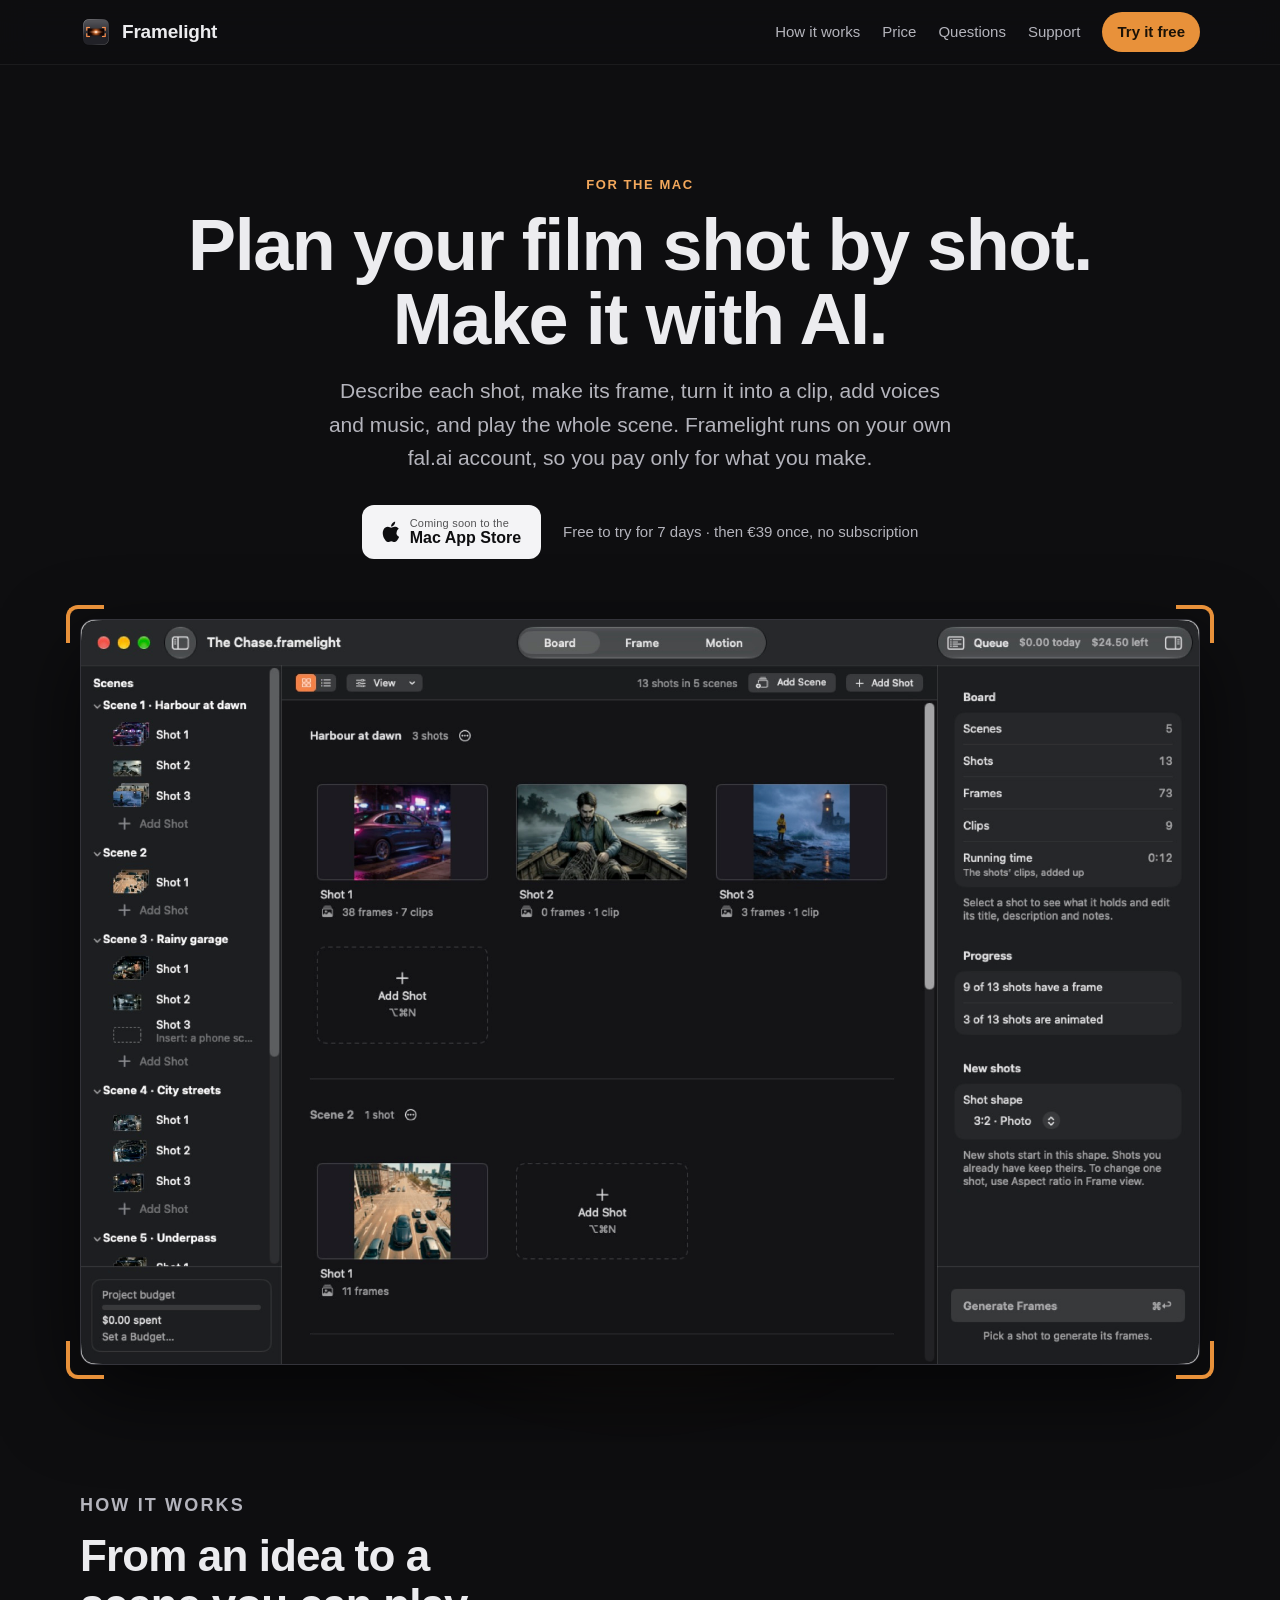
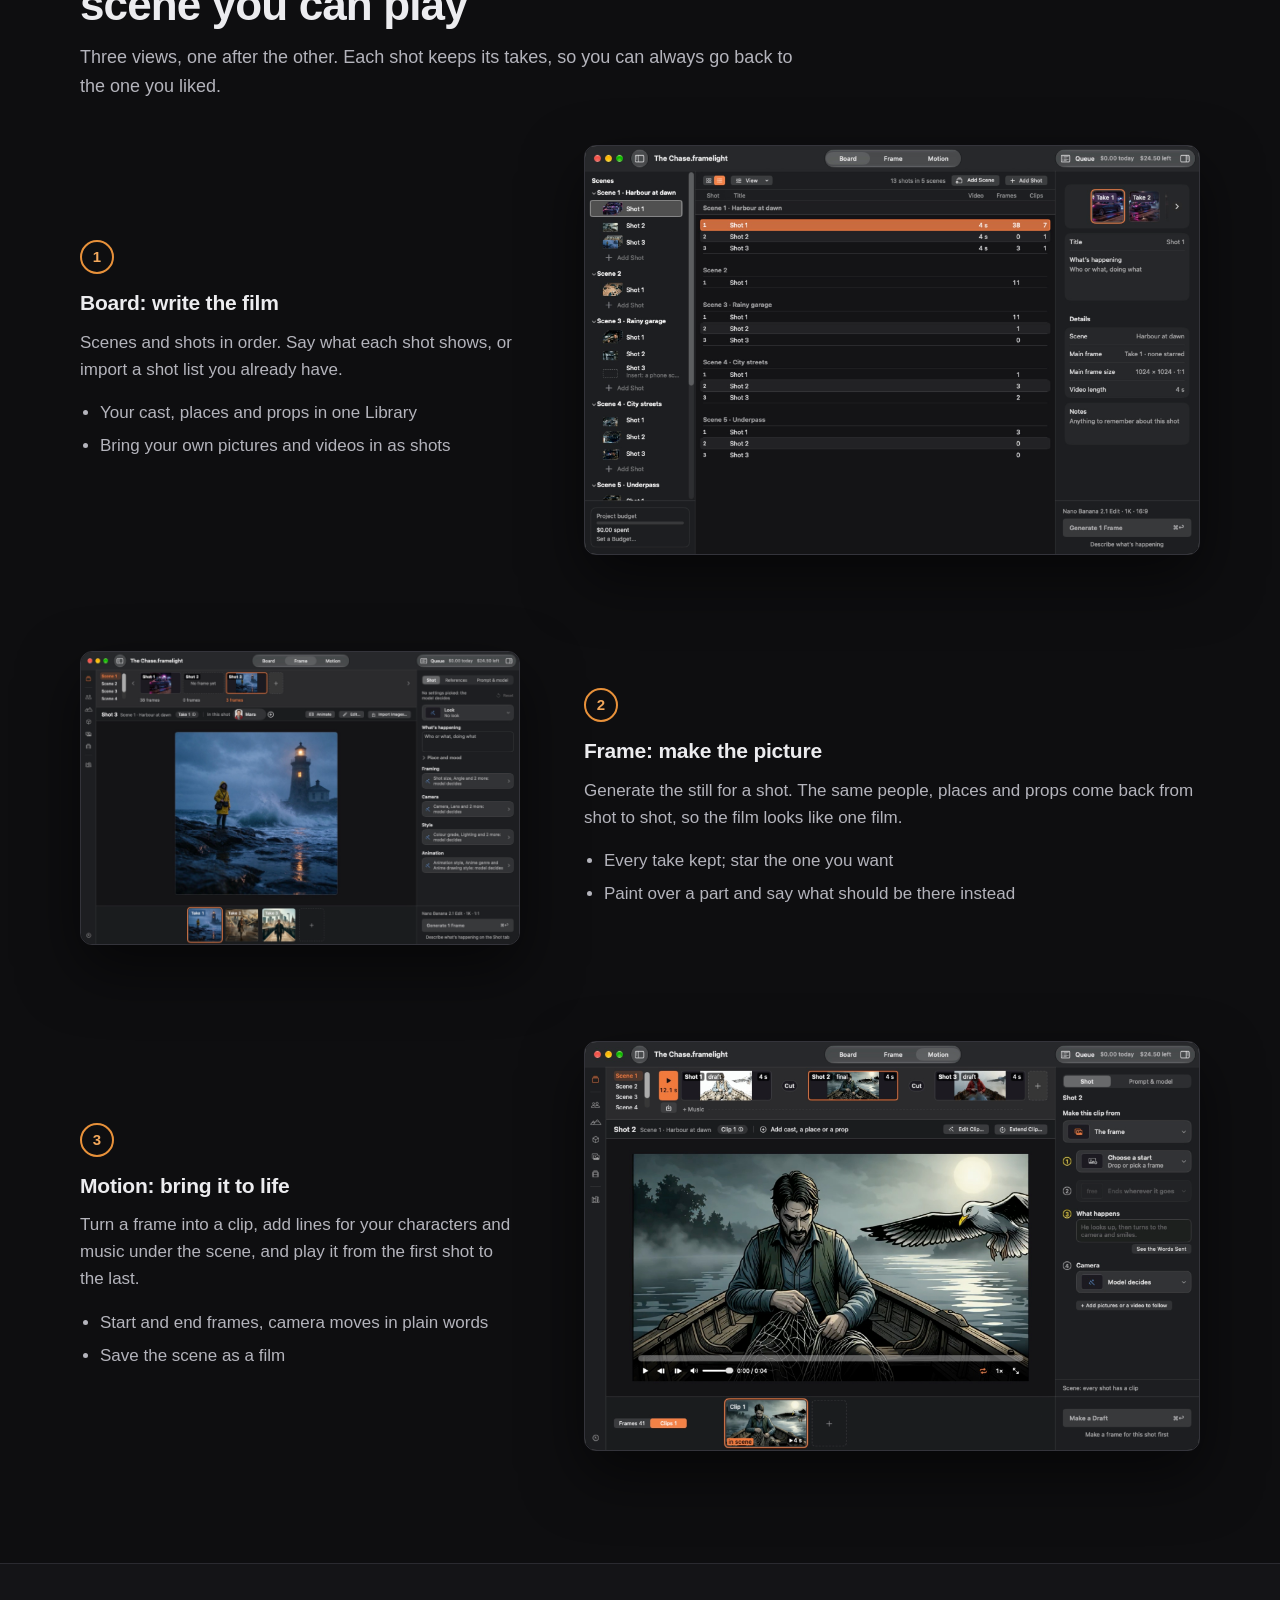
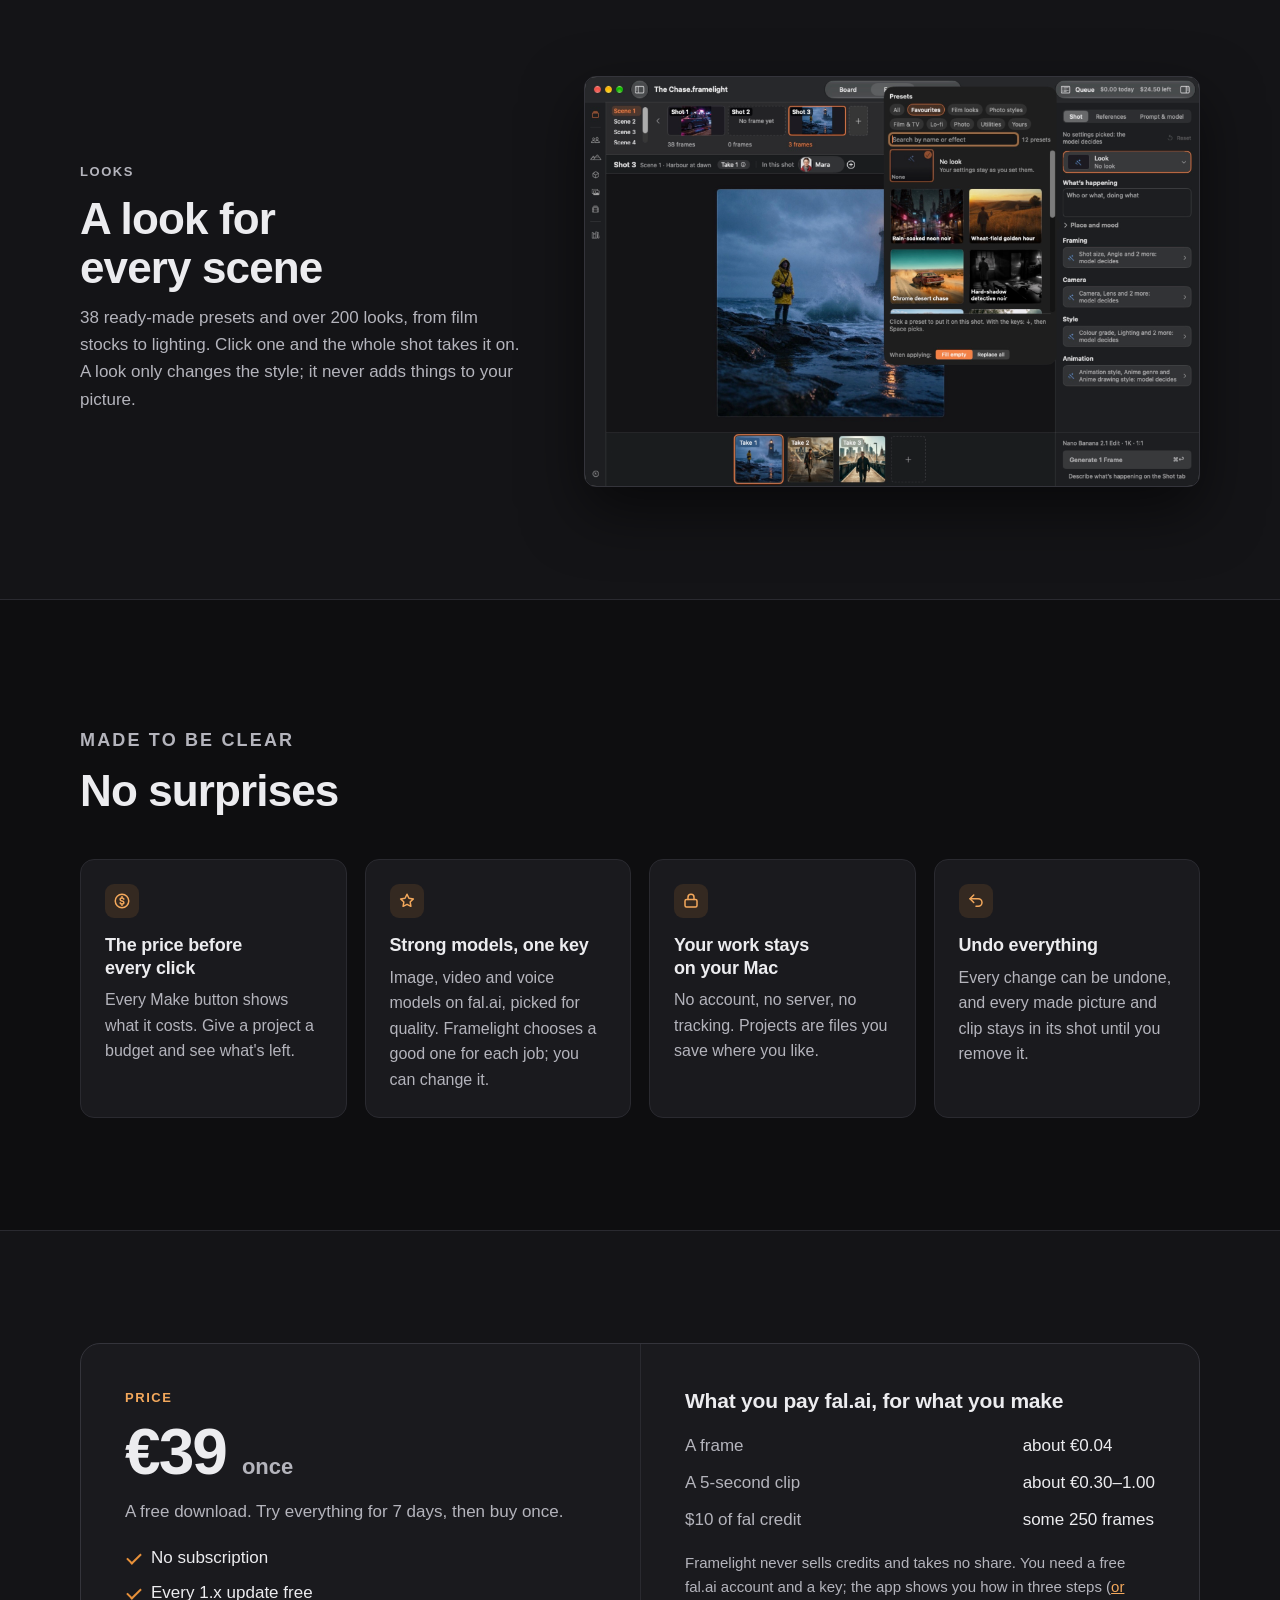
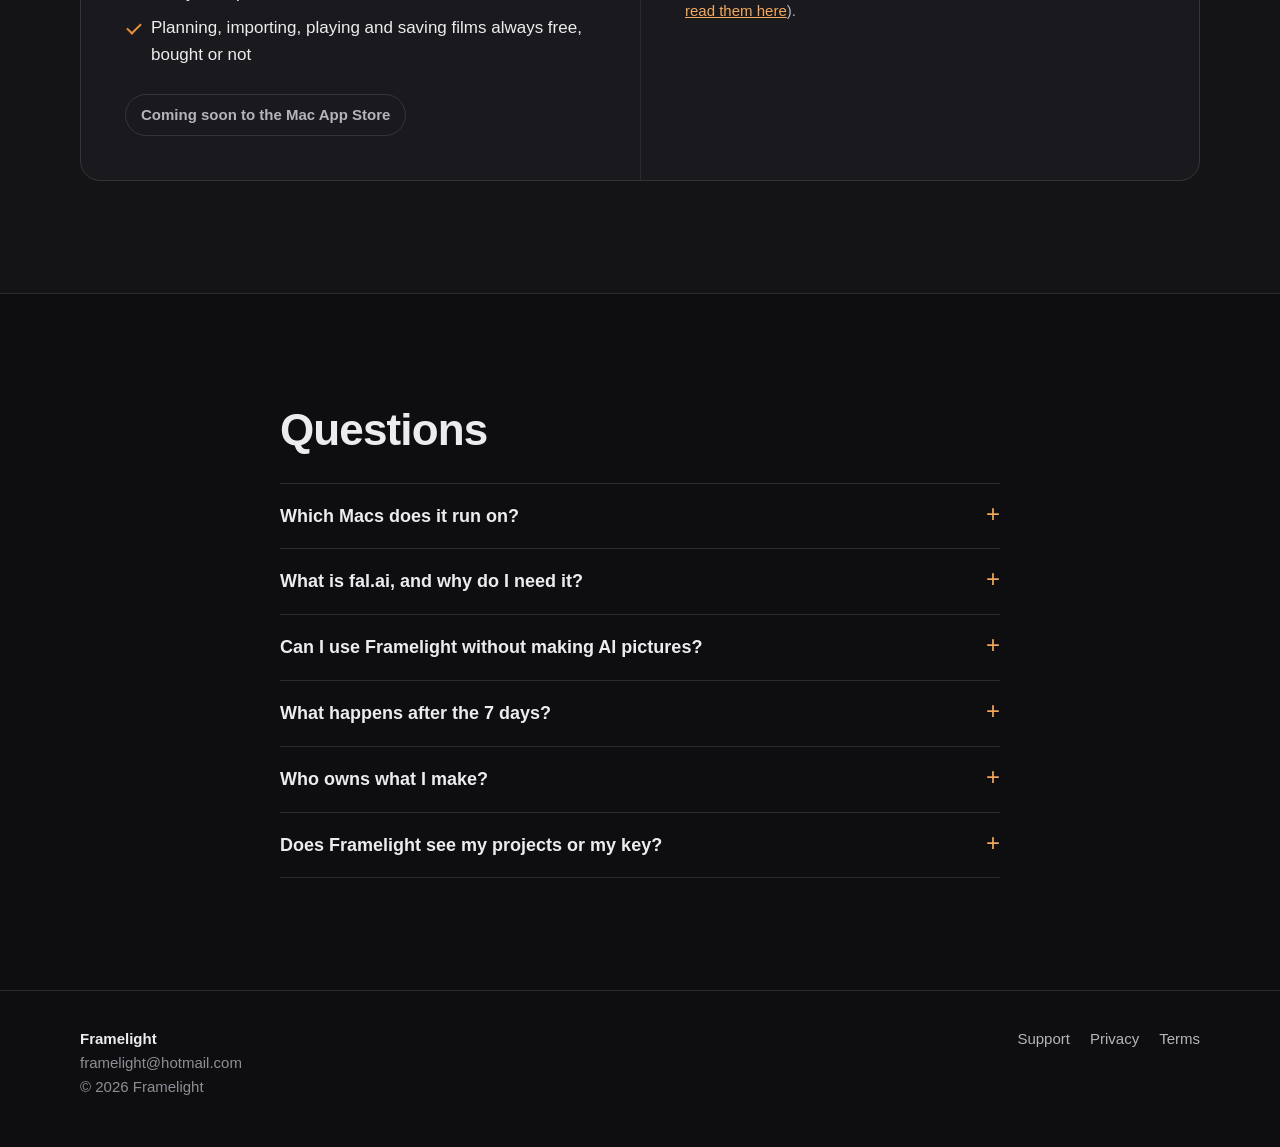
<file: index.html>
<!doctype html>
<html lang="en">
<head>
<meta charset="utf-8">
<meta name="viewport" content="width=device-width, initial-scale=1, viewport-fit=cover">
<title>Framelight: plan your film, make it with AI</title>
<meta name="description" content="Framelight is a Mac app for planning a film shot by shot and making its frames, clips and sound with AI, using your own fal.ai account. Free to try for 7 days, then €39 once.">
<meta property="og:title" content="Framelight">
<meta property="og:description" content="Plan your film shot by shot. Make it with AI. A Mac app, €39 once.">
<meta property="og:image" content="https://framelight-studio.com/img/board.jpg">
<meta name="theme-color" content="#0e0e10">
<link rel="stylesheet" href="style.css?v=3">
<link rel="icon" type="image/png" sizes="32x32" href="favicon-32.png">
<link rel="icon" type="image/png" sizes="512x512" href="icon-512.png">
<link rel="apple-touch-icon" href="apple-touch-icon.png">
</head>
<body>

<header class="top">
  <div class="wrap">
    <a class="brand" href="./"><img src="icon-512.png" width="32" height="32" alt="">Framelight</a>
    <nav class="nav" aria-label="Main">
      <a href="#how">How it works</a>
      <a href="#price">Price</a>
      <a href="#questions">Questions</a>
      <a href="support.html">Support</a>
      <a class="pill" href="#price">Try it free</a>
    </nav>
  </div>
</header>

<main>
<div class="wrap">
  <div class="hero">
    <p class="eyebrow">For the Mac</p>
    <h1>Plan your film shot by shot.<br>Make it with AI.</h1>
    <p class="lede">Describe each shot, make its frame, turn it into a clip, add voices and music, and play the whole
    scene. Framelight runs on your own fal.ai account, so you pay only for what you make.</p>
    <div class="cta">
      <span class="store" aria-label="Coming soon to the Mac App Store">
        <svg width="18" height="22" viewBox="0 0 18 22" aria-hidden="true"><path fill="currentColor" d="M14.6 11.7c0-2.6 2.1-3.8 2.2-3.9-1.2-1.8-3.1-2-3.7-2-1.6-.2-3.1.9-3.9.9-.8 0-2-.9-3.4-.9-1.7 0-3.3 1-4.2 2.6-1.8 3.1-.5 7.7 1.3 10.2.8 1.2 1.8 2.6 3.1 2.5 1.3 0 1.7-.8 3.3-.8 1.5 0 1.9.8 3.3.8 1.4 0 2.2-1.2 3.1-2.5 1-1.4 1.4-2.8 1.4-2.9 0 0-2.7-1-2.7-4zM12.1 4.1c.7-.9 1.2-2.1 1.1-3.3-1 0-2.3.7-3 1.6-.7.8-1.2 2-1.1 3.2 1.1.1 2.3-.6 3-1.5z"/></svg>
        <span><small>Coming soon to the</small>Mac App Store</span>
      </span>
      <span class="trial">Free to try for 7 days · then €39 once, no subscription</span>
    </div>
  </div>
  <div class="shot">
    <img src="img/board.jpg" width="2000" height="1331" alt="Framelight's Board: five scenes, each shot with its frame, and how many frames and clips it has">
    <div class="brackets" aria-hidden="true"><i></i><i></i><i></i><i></i></div>
  </div>
</div>

<section id="how">
  <div class="wrap">
    <div class="head">
      <p class="eyebrow">How it works</p>
      <h2>From an idea to a scene you can play</h2>
      <p>Three views, one after the other. Each shot keeps its takes, so you can always go back to the one you liked.</p>
    </div>

    <div class="steps">
      <div class="step">
        <div class="text">
          <span class="num">1</span>
          <h3>Board: write the film</h3>
          <p>Scenes and shots in order. Say what each shot shows, or import a shot list you already have.</p>
          <ul>
            <li>Your cast, places and props in one Library</li>
            <li>Bring your own pictures and videos in as shots</li>
          </ul>
        </div>
        <img class="frame-img" src="img/shotlist.jpg" width="2000" height="1331" loading="lazy" alt="The Board as a list: five scenes and their shots, with how long each clip runs and how many frames and clips it has">
      </div>

      <div class="step">
        <div class="text">
          <span class="num">2</span>
          <h3>Frame: make the picture</h3>
          <p>Generate the still for a shot. The same people, places and props come back from shot to shot, so the film
          looks like one film.</p>
          <ul>
            <li>Every take kept; star the one you want</li>
            <li>Paint over a part and say what should be there instead</li>
          </ul>
        </div>
        <img class="frame-img" src="img/frame.jpg" width="2000" height="1331" loading="lazy" alt="The Frame view: a woman in a yellow coat at a lighthouse, with her takes below">
      </div>

      <div class="step">
        <div class="text">
          <span class="num">3</span>
          <h3>Motion: bring it to life</h3>
          <p>Turn a frame into a clip, add lines for your characters and music under the scene, and play it from the
          first shot to the last.</p>
          <ul>
            <li>Start and end frames, camera moves in plain words</li>
            <li>Save the scene as a film</li>
          </ul>
        </div>
        <img class="frame-img" src="img/motion.jpg" width="2000" height="1331" loading="lazy" alt="The Motion view: a fisherman in a boat at night, the scene's clips above">
      </div>
    </div>
  </div>
</section>

<section class="band">
  <div class="wrap">
    <div class="step">
      <div class="text">
        <p class="eyebrow">Looks</p>
        <h2>A look for every scene</h2>
        <p>38 ready-made presets and over 200 looks, from film stocks to lighting. Click one and the whole shot takes
        it on. A look only changes the style; it never adds things to your picture.</p>
      </div>
      <img class="frame-img" src="img/looks.jpg" width="2000" height="1331" loading="lazy" alt="The look picker with presets such as rain-soaked neon noir and wheat-field golden hour">
    </div>
  </div>
</section>

<section>
  <div class="wrap">
    <div class="head">
      <p class="eyebrow">Made to be clear</p>
      <h2>No surprises</h2>
    </div>
    <div class="grid">
      <div class="card">
        <div class="icon" aria-hidden="true"><svg width="18" height="18" viewBox="0 0 24 24" fill="none" stroke="currentColor" stroke-width="2" stroke-linecap="round" stroke-linejoin="round"><circle cx="12" cy="12" r="9"/><path d="M14.5 9.5c-.4-1-1.4-1.5-2.5-1.5-1.5 0-2.5.8-2.5 2s1 1.7 2.5 2 2.5.8 2.5 2-1 2-2.5 2c-1.1 0-2.1-.5-2.5-1.5M12 6v2M12 16v2"/></svg></div>
        <h3>The price before every click</h3>
        <p>Every Make button shows what it costs. Give a project a budget and see what's left.</p>
      </div>
      <div class="card">
        <div class="icon" aria-hidden="true"><svg width="18" height="18" viewBox="0 0 24 24" fill="none" stroke="currentColor" stroke-width="2" stroke-linecap="round" stroke-linejoin="round"><path d="M12 3l2.6 5.3 5.9.9-4.3 4.1 1 5.8L12 16.4 6.8 19.1l1-5.8L3.5 9.2l5.9-.9z"/></svg></div>
        <h3>Strong models, one key</h3>
        <p>Image, video and voice models on fal.ai, picked for quality. Framelight chooses a good one for each job; you
        can change it.</p>
      </div>
      <div class="card">
        <div class="icon" aria-hidden="true"><svg width="18" height="18" viewBox="0 0 24 24" fill="none" stroke="currentColor" stroke-width="2" stroke-linecap="round" stroke-linejoin="round"><rect x="4" y="10" width="16" height="10" rx="2"/><path d="M8 10V7a4 4 0 0 1 8 0v3"/></svg></div>
        <h3>Your work stays on your Mac</h3>
        <p>No account, no server, no tracking. Projects are files you save where you like.</p>
      </div>
      <div class="card">
        <div class="icon" aria-hidden="true"><svg width="18" height="18" viewBox="0 0 24 24" fill="none" stroke="currentColor" stroke-width="2" stroke-linecap="round" stroke-linejoin="round"><path d="M9 14L4 9l5-5"/><path d="M4 9h11a5 5 0 0 1 0 10h-3"/></svg></div>
        <h3>Undo everything</h3>
        <p>Every change can be undone, and every made picture and clip stays in its shot until you remove it.</p>
      </div>
    </div>
  </div>
</section>

<section id="price" class="band">
  <div class="wrap">
    <div class="price">
      <div>
        <p class="eyebrow">Price</p>
        <div class="amount">€39 <span>once</span></div>
        <p class="muted">A free download. Try everything for 7 days, then buy once.</p>
        <ul class="check">
          <li>No subscription</li>
          <li>Every 1.x update free</li>
          <li>Planning, importing, playing and saving films always free, bought or not</li>
        </ul>
        <span class="soon">Coming soon to the Mac App Store</span>
      </div>
      <div>
        <h3>What you pay fal.ai, for what you make</h3>
        <div class="costs">
          <span>A frame</span><span>about €0.04</span>
          <span>A 5-second clip</span><span>about €0.30–1.00</span>
          <span>$10 of fal credit</span><span>some 250 frames</span>
        </div>
        <p class="muted small">Framelight never sells credits and takes no share. You need a free fal.ai account and a
        key; the app shows you how in three steps (<a href="support.html#key">or read them here</a>).</p>
      </div>
    </div>
  </div>
</section>

<section id="questions">
  <div class="wrap narrow">
    <h2 style="margin-bottom: 28px;">Questions</h2>
    <details>
      <summary>Which Macs does it run on?</summary>
      <p>macOS 15 Sequoia or later, on Apple silicon and Intel Macs.</p>
    </details>
    <details>
      <summary>What is fal.ai, and why do I need it?</summary>
      <p>fal.ai runs the AI models that make the pictures, clips and voices. With your own account you pay its prices
      directly, with nothing added, and you can see every charge on fal.ai.</p>
    </details>
    <details>
      <summary>Can I use Framelight without making AI pictures?</summary>
      <p>Yes. Planning, importing your own pictures and videos, trimming, playing and saving a scene as a film all work
      without fal.ai, before and after the trial.</p>
    </details>
    <details>
      <summary>What happens after the 7 days?</summary>
      <p>The Make buttons ask you to buy Framelight. Your projects stay yours: you can open, play and save them as films
      any time.</p>
    </details>
    <details>
      <summary>Who owns what I make?</summary>
      <p>You do, under fal.ai's terms and each model's licence. Framelight claims nothing.</p>
    </details>
    <details>
      <summary>Does Framelight see my projects or my key?</summary>
      <p>No. There is no Framelight server. Your key stays in your Mac's Keychain and goes only to fal.ai. See the
      <a href="privacy.html">privacy policy</a>.</p>
    </details>
  </div>
</section>
</main>

<footer>
  <div class="wrap">
    <div>
      <div style="color: var(--fg); font-weight: 600;">Framelight</div>
      <div>framelight@hotmail.com</div>
      <div>© 2026 Framelight</div>
    </div>
    <nav class="links" aria-label="Footer">
      <a href="support.html">Support</a>
      <a href="privacy.html">Privacy</a>
      <a href="terms.html">Terms</a>
    </nav>
  </div>
</footer>
</body>
</html>
</file>
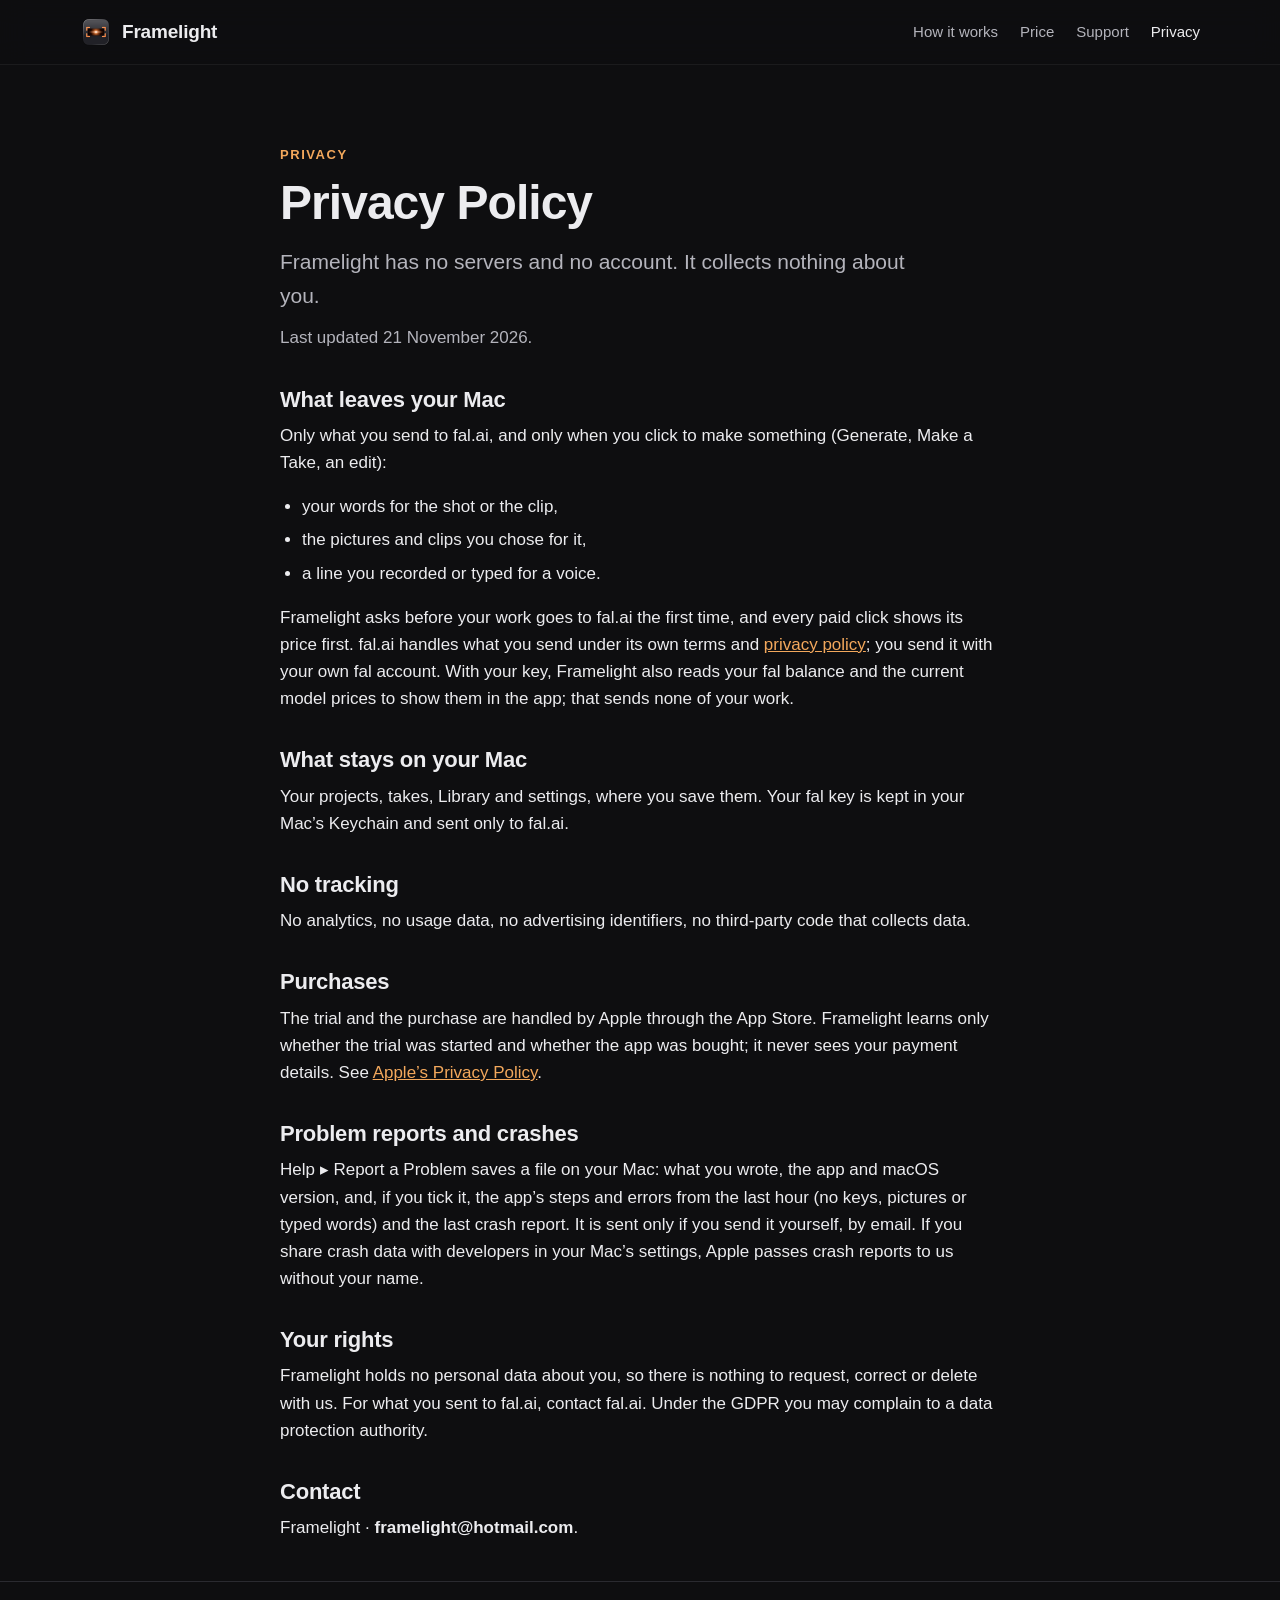
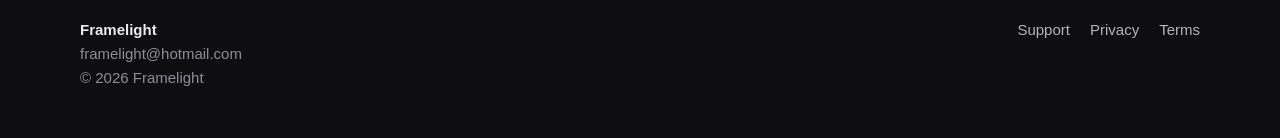
<file: privacy.html>
<!doctype html>
<html lang="en">
<head>
<meta charset="utf-8">
<meta name="viewport" content="width=device-width, initial-scale=1, viewport-fit=cover">
<title>Framelight Privacy Policy</title>
<meta name="theme-color" content="#0e0e10">
<meta name="description" content="What Framelight sends, what stays on your Mac, and who to contact.">
<link rel="stylesheet" href="style.css?v=3">
<link rel="icon" type="image/png" sizes="32x32" href="favicon-32.png">
<link rel="icon" type="image/png" sizes="512x512" href="icon-512.png">
<link rel="apple-touch-icon" href="apple-touch-icon.png">
</head>
<body>
<header class="top">
  <div class="wrap">
    <a class="brand" href="./"><img src="icon-512.png" width="32" height="32" alt="">Framelight</a>
    <nav class="nav" aria-label="Main">
      <a href="./#how">How it works</a>
      <a href="./#price">Price</a>
      <a href="support.html">Support</a>
      <a href="privacy.html" aria-current="page">Privacy</a>
    </nav>
  </div>
</header>

<main class="page">
<div class="wrap narrow">
  <p class="eyebrow">Privacy</p>
<h1>Privacy Policy</h1>
<p class="lede">Framelight has no servers and no account. It collects nothing about you.</p>
<p class="muted">Last updated 21 November 2026.</p>

<h2>What leaves your Mac</h2>
<p>Only what you send to fal.ai, and only when you click to make something (Generate, Make a Take, an edit):</p>
<ul>
  <li>your words for the shot or the clip,</li>
  <li>the pictures and clips you chose for it,</li>
  <li>a line you recorded or typed for a voice.</li>
</ul>
<p>Framelight asks before your work goes to fal.ai the first time, and every paid click shows its price first. fal.ai
handles what you send under its own terms and <a href="https://fal.ai/privacy">privacy policy</a>; you send it with your
own fal account. With your key, Framelight also reads your fal balance and the current model prices to show them in the app; that sends none of your work.</p>

<h2>What stays on your Mac</h2>
<p>Your projects, takes, Library and settings, where you save them. Your fal key is kept in your Mac’s Keychain and sent
only to fal.ai.</p>

<h2>No tracking</h2>
<p>No analytics, no usage data, no advertising identifiers, no third-party code that collects data.</p>

<h2>Purchases</h2>
<p>The trial and the purchase are handled by Apple through the App Store. Framelight learns only whether the trial was
started and whether the app was bought; it never sees your payment details. See
<a href="https://www.apple.com/legal/privacy/">Apple’s Privacy Policy</a>.</p>

<h2>Problem reports and crashes</h2>
<p>Help ▸ Report a Problem saves a file on your Mac: what you wrote, the app and macOS version, and, if you tick it, the
app’s steps and errors from the last hour (no keys, pictures or typed words) and the last crash report. It is sent only
if you send it yourself, by email. If you share crash data with developers in your Mac’s settings, Apple passes crash
reports to us without your name.</p>

<h2>Your rights</h2>
<p>Framelight holds no personal data about you, so there is nothing to request, correct or delete with us. For what
you sent to fal.ai, contact fal.ai. Under the GDPR you may complain to a data protection authority.</p>

<h2>Contact</h2>
<p>Framelight · <strong>framelight@hotmail.com</strong>.</p>
</div>
</main>

<footer>
  <div class="wrap">
    <div>
      <div style="color: var(--fg); font-weight: 600;">Framelight</div>
      <div>framelight@hotmail.com</div>
      <div>© 2026 Framelight</div>
    </div>
    <nav class="links" aria-label="Footer">
      <a href="support.html">Support</a>
      <a href="privacy.html">Privacy</a>
      <a href="terms.html">Terms</a>
    </nav>
  </div>
</footer>
</body>
</html>
</file>
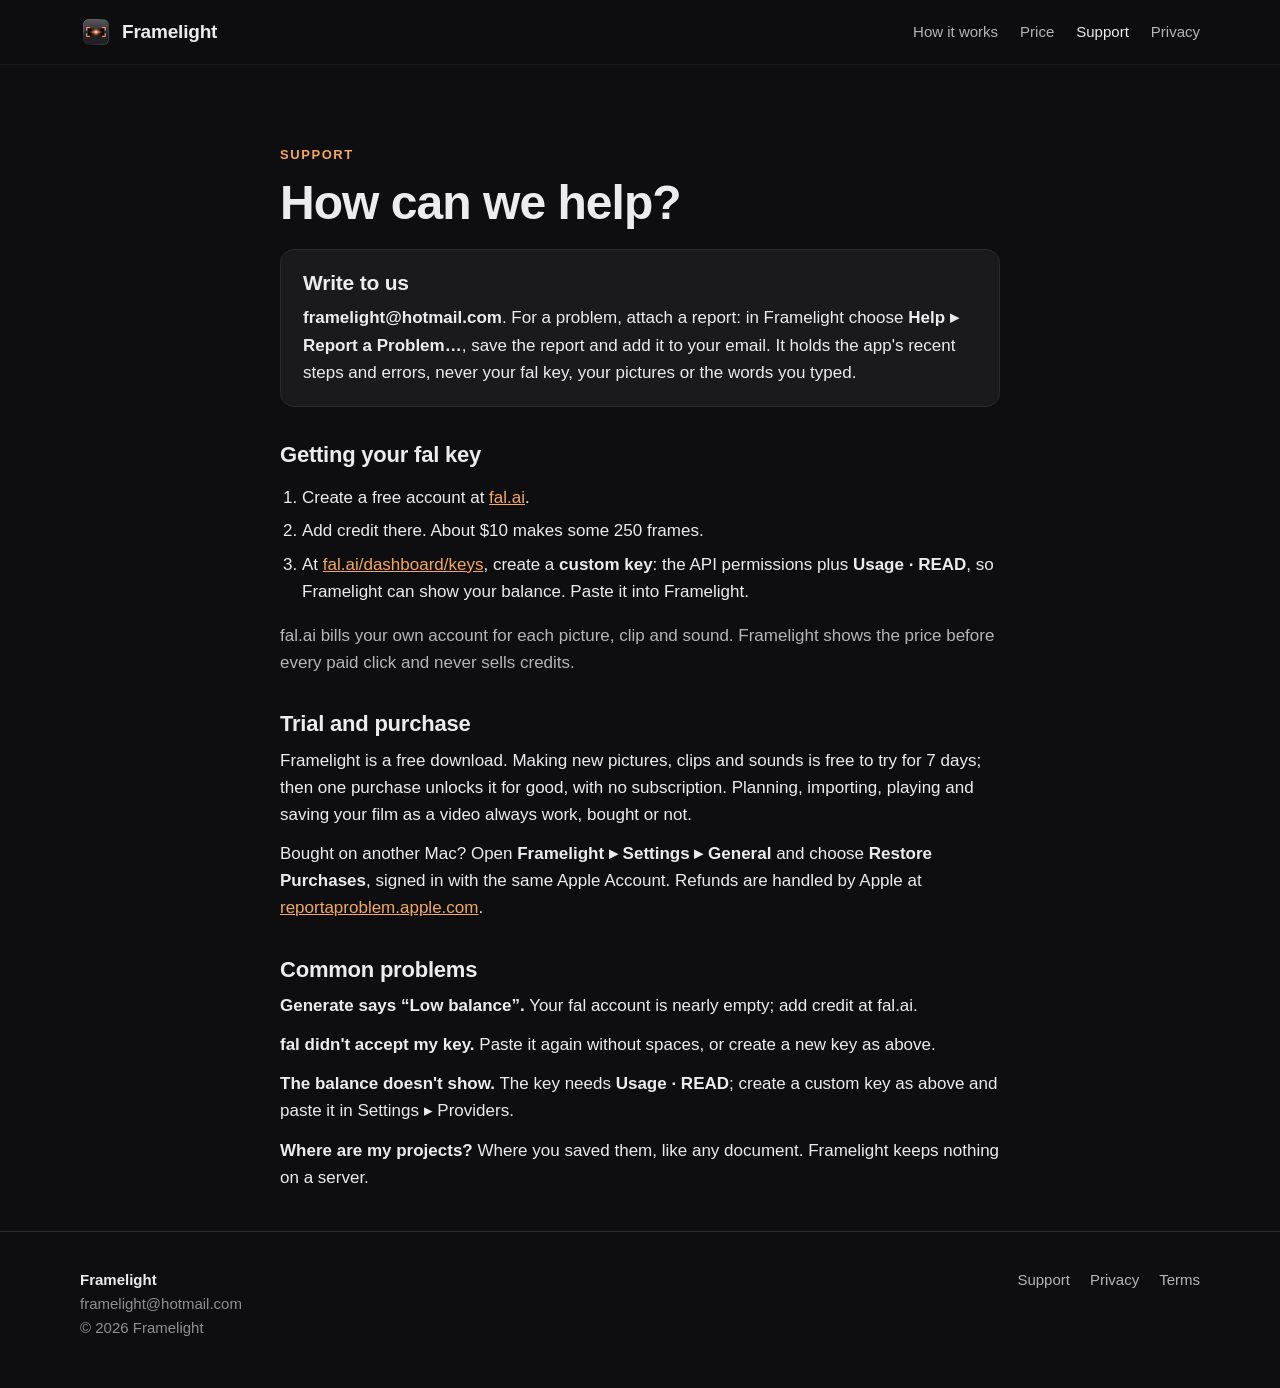
<file: support.html>
<!doctype html>
<html lang="en">
<head>
<meta charset="utf-8">
<meta name="viewport" content="width=device-width, initial-scale=1, viewport-fit=cover">
<title>Framelight Support</title>
<meta name="description" content="Help and contact for Framelight: your fal key, the trial and purchase, and common questions.">
<meta name="theme-color" content="#0e0e10">
<link rel="stylesheet" href="style.css?v=3">
<link rel="icon" type="image/png" sizes="32x32" href="favicon-32.png">
<link rel="icon" type="image/png" sizes="512x512" href="icon-512.png">
<link rel="apple-touch-icon" href="apple-touch-icon.png">
</head>
<body>
<header class="top">
  <div class="wrap">
    <a class="brand" href="./"><img src="icon-512.png" width="32" height="32" alt="">Framelight</a>
    <nav class="nav" aria-label="Main">
      <a href="./#how">How it works</a>
      <a href="./#price">Price</a>
      <a href="support.html" aria-current="page">Support</a>
      <a href="privacy.html">Privacy</a>
    </nav>
  </div>
</header>

<main class="page">
<div class="wrap narrow">
  <p class="eyebrow">Support</p>
  <h1>How can we help?</h1>

  <div class="box">
    <h3>Write to us</h3>
    <p style="margin-top: 8px;"><strong>framelight@hotmail.com</strong>. For a problem, attach a report: in Framelight
    choose <strong>Help ▸ Report a Problem…</strong>, save the report and add it to your email. It holds the app's
    recent steps and errors, never your fal key, your pictures or the words you typed.</p>
  </div>

  <h2 id="key">Getting your fal key</h2>
  <ol>
    <li>Create a free account at <a href="https://fal.ai">fal.ai</a>.</li>
    <li>Add credit there. About $10 makes some 250 frames.</li>
    <li>At <a href="https://fal.ai/dashboard/keys">fal.ai/dashboard/keys</a>, create a <strong>custom key</strong>:
    the API permissions plus <strong>Usage · READ</strong>, so Framelight can show your balance. Paste it into
    Framelight.</li>
  </ol>
  <p class="muted">fal.ai bills your own account for each picture, clip and sound. Framelight shows the price before
  every paid click and never sells credits.</p>

  <h2>Trial and purchase</h2>
  <p>Framelight is a free download. Making new pictures, clips and sounds is free to try for 7 days; then one purchase
  unlocks it for good, with no subscription. Planning, importing, playing and saving your film as a video always work,
  bought or not.</p>
  <p>Bought on another Mac? Open <strong>Framelight ▸ Settings ▸ General</strong> and choose <strong>Restore
  Purchases</strong>, signed in with the same Apple Account. Refunds are handled by Apple at
  <a href="https://reportaproblem.apple.com">reportaproblem.apple.com</a>.</p>

  <h2>Common problems</h2>
  <p><strong>Generate says “Low balance”.</strong> Your fal account is nearly empty; add credit at fal.ai.</p>
  <p><strong>fal didn't accept my key.</strong> Paste it again without spaces, or create a new key as above.</p>
  <p><strong>The balance doesn't show.</strong> The key needs <strong>Usage · READ</strong>; create a custom key as
  above and paste it in Settings ▸ Providers.</p>
  <p><strong>Where are my projects?</strong> Where you saved them, like any document. Framelight keeps nothing on a
  server.</p>
</div>
</main>

<footer>
  <div class="wrap">
    <div>
      <div style="color: var(--fg); font-weight: 600;">Framelight</div>
      <div>framelight@hotmail.com</div>
      <div>© 2026 Framelight</div>
    </div>
    <nav class="links" aria-label="Footer">
      <a href="support.html">Support</a>
      <a href="privacy.html">Privacy</a>
      <a href="terms.html">Terms</a>
    </nav>
  </div>
</footer>
</body>
</html>
</file>
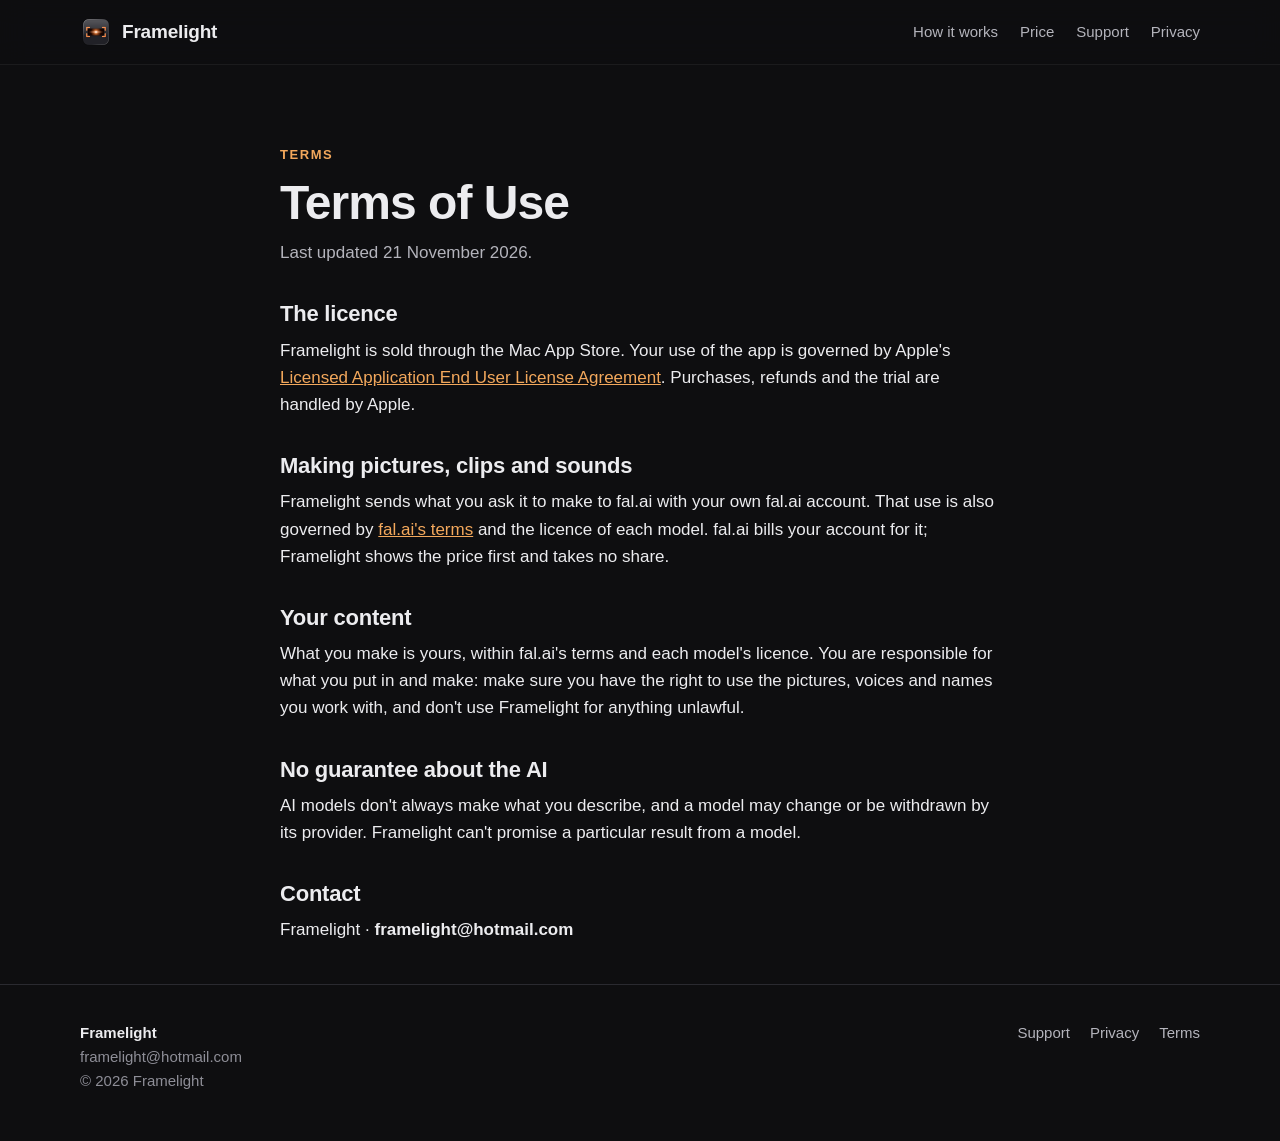
<file: terms.html>
<!doctype html>
<html lang="en">
<head>
<meta charset="utf-8">
<meta name="viewport" content="width=device-width, initial-scale=1, viewport-fit=cover">
<title>Framelight Terms of Use</title>
<meta name="description" content="The terms for using Framelight.">
<meta name="theme-color" content="#0e0e10">
<link rel="stylesheet" href="style.css?v=3">
<link rel="icon" type="image/png" sizes="32x32" href="favicon-32.png">
<link rel="icon" type="image/png" sizes="512x512" href="icon-512.png">
<link rel="apple-touch-icon" href="apple-touch-icon.png">
</head>
<body>
<header class="top">
  <div class="wrap">
    <a class="brand" href="./"><img src="icon-512.png" width="32" height="32" alt="">Framelight</a>
    <nav class="nav" aria-label="Main">
      <a href="./#how">How it works</a>
      <a href="./#price">Price</a>
      <a href="support.html">Support</a>
      <a href="privacy.html">Privacy</a>
    </nav>
  </div>
</header>

<main class="page">
<div class="wrap narrow">
  <p class="eyebrow">Terms</p>
  <h1>Terms of Use</h1>
  <p class="muted" style="margin-top: 12px;">Last updated 21 November 2026.</p>

  <h2>The licence</h2>
  <p>Framelight is sold through the Mac App Store. Your use of the app is governed by Apple's
  <a href="https://www.apple.com/legal/internet-services/itunes/dev/stdeula/">Licensed Application End User License
  Agreement</a>. Purchases, refunds and the trial are handled by Apple.</p>

  <h2>Making pictures, clips and sounds</h2>
  <p>Framelight sends what you ask it to make to fal.ai with your own fal.ai account. That use is also governed by
  <a href="https://fal.ai/terms">fal.ai's terms</a> and the licence of each model. fal.ai bills your account for it;
  Framelight shows the price first and takes no share.</p>

  <h2>Your content</h2>
  <p>What you make is yours, within fal.ai's terms and each model's licence. You are responsible for what you put in
  and make: make sure you have the right to use the pictures, voices and names you work with, and don't use Framelight
  for anything unlawful.</p>

  <h2>No guarantee about the AI</h2>
  <p>AI models don't always make what you describe, and a model may change or be withdrawn by its provider. Framelight
  can't promise a particular result from a model.</p>

  <h2>Contact</h2>
  <p>Framelight · <strong>framelight@hotmail.com</strong></p>
</div>
</main>

<footer>
  <div class="wrap">
    <div>
      <div style="color: var(--fg); font-weight: 600;">Framelight</div>
      <div>framelight@hotmail.com</div>
      <div>© 2026 Framelight</div>
    </div>
    <nav class="links" aria-label="Footer">
      <a href="support.html">Support</a>
      <a href="privacy.html">Privacy</a>
      <a href="terms.html">Terms</a>
    </nav>
  </div>
</footer>
</body>
</html>
</file>
<file: style.css>
/* Framelight site. Dark like the app, Tungsten orange marks what to click. System fonts only (no font requests to
   third parties). */
:root {
  --bg: #0e0e10; --bg-2: #141417; --panel: #1a1a1e; --line: #2a2a30; --line-2: #34343b;
  --fg: #ececef; --muted: #b4b4bc; --dim: #8e8e97; --accent: #e8913a; --accent-hi: #f3a85c; --accent-ink: #1b1207;
  --sans: -apple-system, BlinkMacSystemFont, "SF Pro Text", "Helvetica Neue", Arial, sans-serif;
  --display: -apple-system, BlinkMacSystemFont, "SF Pro Display", "Helvetica Neue", Arial, sans-serif;
  --radius: 14px;
  color-scheme: dark;
}
* { box-sizing: border-box; }
html { scroll-behavior: smooth; }
@media (prefers-reduced-motion: reduce) { html { scroll-behavior: auto; } }
body { margin: 0; background: var(--bg); color: var(--fg); font-family: var(--sans); font-size: 17px; line-height: 1.6;
  -webkit-font-smoothing: antialiased; }
img { max-width: 100%; height: auto; display: block; }
a { color: var(--accent-hi); }
a:hover { color: #ffc68c; }
a:focus-visible, button:focus-visible, summary:focus-visible { outline: 2px solid var(--accent); outline-offset: 3px; border-radius: 6px; }

.wrap { max-width: 1160px; margin: 0 auto; padding-left: max(20px, env(safe-area-inset-left)); padding-right: max(20px, env(safe-area-inset-right)); }
.narrow { max-width: 760px; }

/* Header */
.top { position: sticky; top: 0; z-index: 10; background: rgba(14, 14, 16, 0.82); backdrop-filter: saturate(160%) blur(14px);
  -webkit-backdrop-filter: saturate(160%) blur(14px); border-bottom: 1px solid rgba(255, 255, 255, 0.06); }
.top .wrap { display: flex; align-items: center; gap: 20px; min-height: 64px; flex-wrap: wrap; padding-block: 10px; }
.brand { display: flex; align-items: center; gap: 10px; color: var(--fg); text-decoration: none; font-family: var(--display);
  font-weight: 700; font-size: 19px; letter-spacing: -0.01em; }
.brand img { width: 32px; height: 32px; }
.nav { display: flex; flex-wrap: wrap; align-items: center; gap: 22px; margin-left: auto; font-size: 15px; }
.nav a { color: var(--muted); text-decoration: none; }
.nav a:hover, .nav a[aria-current] { color: var(--fg); }
.pill { display: inline-flex; align-items: center; gap: 8px; padding: 8px 15px; border-radius: 999px; background: var(--accent);
  color: var(--accent-ink) !important; font-weight: 600; text-decoration: none; }
.pill:hover { background: var(--accent-hi); }

/* Type */
.eyebrow { font-size: 13px; letter-spacing: 0.12em; text-transform: uppercase; color: var(--accent-hi); font-weight: 600; margin: 0 0 12px; }
h1, h2, h3 { font-family: var(--display); letter-spacing: -0.02em; text-wrap: balance; margin: 0; }
h1 { font-size: clamp(40px, 6.4vw, 72px); line-height: 1.03; font-weight: 800; }
h2 { font-size: clamp(30px, 3.8vw, 44px); line-height: 1.1; font-weight: 750; }
h3 { font-size: 21px; line-height: 1.25; font-weight: 650; letter-spacing: -0.01em; }
.lede { font-size: clamp(18px, 2vw, 21px); color: var(--muted); max-width: 640px; margin: 18px 0 0; }
p { margin: 0; }
.muted { color: var(--muted); }
.small { font-size: 15px; }

/* Hero */
.hero { text-align: center; padding: clamp(56px, 9vw, 110px) 0 36px; position: relative; }
.hero .lede { margin-left: auto; margin-right: auto; }
.cta { display: flex; flex-wrap: wrap; justify-content: center; align-items: center; gap: 14px 22px; margin-top: 30px; }
.store { display: inline-flex; align-items: center; gap: 10px; padding: 12px 20px; border-radius: 12px; background: #f4f4f6;
  color: #0e0e10; font-weight: 600; font-size: 16px; text-decoration: none; }
.store small { display: block; font-size: 11px; font-weight: 500; letter-spacing: 0.02em; opacity: 0.7; line-height: 1.1; }
.store span { line-height: 1.15; text-align: left; }
.trial { color: var(--muted); font-size: 15px; }

/* The lit frame: a screenshot in the app icon's orange corner brackets, with the warm light behind it */
.shot { position: relative; margin: 24px auto 0; }
.shot::before { content: ""; position: absolute; inset: 10% 15% -6%; background: radial-gradient(closest-side, rgba(232, 145, 58, 0.28), transparent);
  filter: blur(30px); z-index: 0; }
.shot img { position: relative; z-index: 1; border-radius: var(--radius); border: 1px solid var(--line-2);
  box-shadow: 0 30px 80px rgba(0, 0, 0, 0.65); width: 100%; height: auto; }
.brackets { position: absolute; inset: -14px; z-index: 2; pointer-events: none; }
.brackets i { position: absolute; width: 38px; height: 38px; border: 4px solid var(--accent); }
.brackets i:nth-child(1) { left: 0; top: 0; border-right: 0; border-bottom: 0; border-top-left-radius: 12px; }
.brackets i:nth-child(2) { right: 0; top: 0; border-left: 0; border-bottom: 0; border-top-right-radius: 12px; }
.brackets i:nth-child(3) { left: 0; bottom: 0; border-right: 0; border-top: 0; border-bottom-left-radius: 12px; }
.brackets i:nth-child(4) { right: 0; bottom: 0; border-left: 0; border-top: 0; border-bottom-right-radius: 12px; }

/* Sections */
section { padding: clamp(64px, 9vw, 112px) 0; }
.band { background: var(--bg-2); border-top: 1px solid var(--line); border-bottom: 1px solid var(--line); }
.head { max-width: 720px; margin-bottom: 44px; }
.head p { margin-top: 14px; color: var(--muted); font-size: 18px; }

/* Steps: Board, Frame, Motion in order */
.step { display: grid; grid-template-columns: minmax(0, 5fr) minmax(0, 7fr); gap: clamp(28px, 5vw, 64px); align-items: center; }
.step + .step { margin-top: clamp(56px, 8vw, 96px); }
.step:nth-child(even) .text { order: 2; }
.num { display: inline-grid; place-items: center; width: 34px; height: 34px; border-radius: 50%; border: 2px solid var(--accent);
  color: var(--accent-hi); font-weight: 700; font-size: 15px; margin-bottom: 16px; font-variant-numeric: tabular-nums; }
.step .text p { margin-top: 12px; color: var(--muted); }
.step .text ul { margin: 16px 0 0; padding-left: 20px; color: var(--muted); }
.step .text li + li { margin-top: 6px; }
.frame-img { border-radius: 12px; border: 1px solid var(--line-2); box-shadow: 0 24px 60px rgba(0, 0, 0, 0.55); }

/* Feature grid */
.grid { display: grid; grid-template-columns: repeat(auto-fit, minmax(250px, 1fr)); gap: 18px; }
.card { background: var(--panel); border: 1px solid var(--line); border-radius: var(--radius); padding: 24px; }
.card h3 { font-size: 18px; margin-bottom: 8px; }
.card p { color: var(--muted); font-size: 16px; }
.icon { width: 34px; height: 34px; border-radius: 9px; display: grid; place-items: center; background: rgba(232, 145, 58, 0.12);
  color: var(--accent-hi); margin-bottom: 16px; }

/* Price */
.price { display: grid; grid-template-columns: repeat(auto-fit, minmax(300px, 1fr)); gap: 0; border: 1px solid var(--line-2);
  border-radius: 20px; overflow: hidden; background: var(--panel); }
.price > div { padding: clamp(28px, 4vw, 44px); }
.price > div + div { border-left: 1px solid var(--line); }
@media (max-width: 700px) { .price > div + div { border-left: 0; border-top: 1px solid var(--line); } }
.amount { font-family: var(--display); font-weight: 800; font-size: 64px; line-height: 1; letter-spacing: -0.03em; margin: 6px 0 14px; }
.amount span { font-size: 22px; font-weight: 600; color: var(--muted); letter-spacing: 0; }
.costs { display: grid; grid-template-columns: minmax(0, 1fr) auto; gap: 10px 24px; margin: 18px 0; font-variant-numeric: tabular-nums; }
.costs span:nth-child(odd) { color: var(--muted); }
.check { list-style: none; padding: 0; margin: 18px 0 26px; display: grid; gap: 8px; }
.check li { padding-left: 26px; position: relative; }
.check li::before { content: ""; position: absolute; left: 2px; top: 9px; width: 12px; height: 6px; border-left: 2px solid var(--accent);
  border-bottom: 2px solid var(--accent); transform: rotate(-45deg); }

/* Questions */
details { border-bottom: 1px solid var(--line); padding: 18px 0; }
details:first-of-type { border-top: 1px solid var(--line); }
summary { cursor: pointer; font-weight: 600; font-size: 18px; list-style: none; display: flex; justify-content: space-between; gap: 16px; }
summary::-webkit-details-marker { display: none; }
summary::after { content: "+"; color: var(--accent-hi); font-weight: 400; font-size: 24px; line-height: 1; }
details[open] summary::after { content: "–"; }
details p { margin-top: 10px; color: var(--muted); }

/* Text pages */
.page { padding: clamp(48px, 7vw, 80px) 0 40px; }
.page h1 { font-size: clamp(34px, 5vw, 48px); }
.page h2 { font-size: 22px; letter-spacing: -0.01em; margin: 36px 0 10px; }
.page p + p { margin-top: 12px; }
.page ul, .page ol { color: var(--fg); padding-left: 22px; }
.page li + li { margin-top: 6px; }
.box { background: var(--panel); border: 1px solid var(--line); border-radius: var(--radius); padding: 20px 22px; margin: 22px 0; }

/* Footer */
footer { border-top: 1px solid var(--line); padding: 36px 0 48px; color: var(--dim); font-size: 15px; }
footer .wrap { display: flex; flex-wrap: wrap; gap: 18px 32px; align-items: flex-start; }
footer .links { display: flex; flex-wrap: wrap; gap: 20px; margin-left: auto; }
footer a { color: var(--muted); text-decoration: none; }
footer a:hover { color: var(--fg); }

@media (max-width: 860px) {
  .step { grid-template-columns: minmax(0, 1fr); }
  .step:nth-child(even) .text { order: 0; }
  .nav { gap: 16px; margin-left: 0; width: 100%; }
  .brackets { inset: -8px; }
  .brackets i { width: 24px; height: 24px; border-width: 3px; }
}
.soon { display: inline-block; padding: 8px 15px; border-radius: 999px; border: 1px solid var(--line-2); color: var(--muted); font-size: 15px; font-weight: 600; }
</file>
